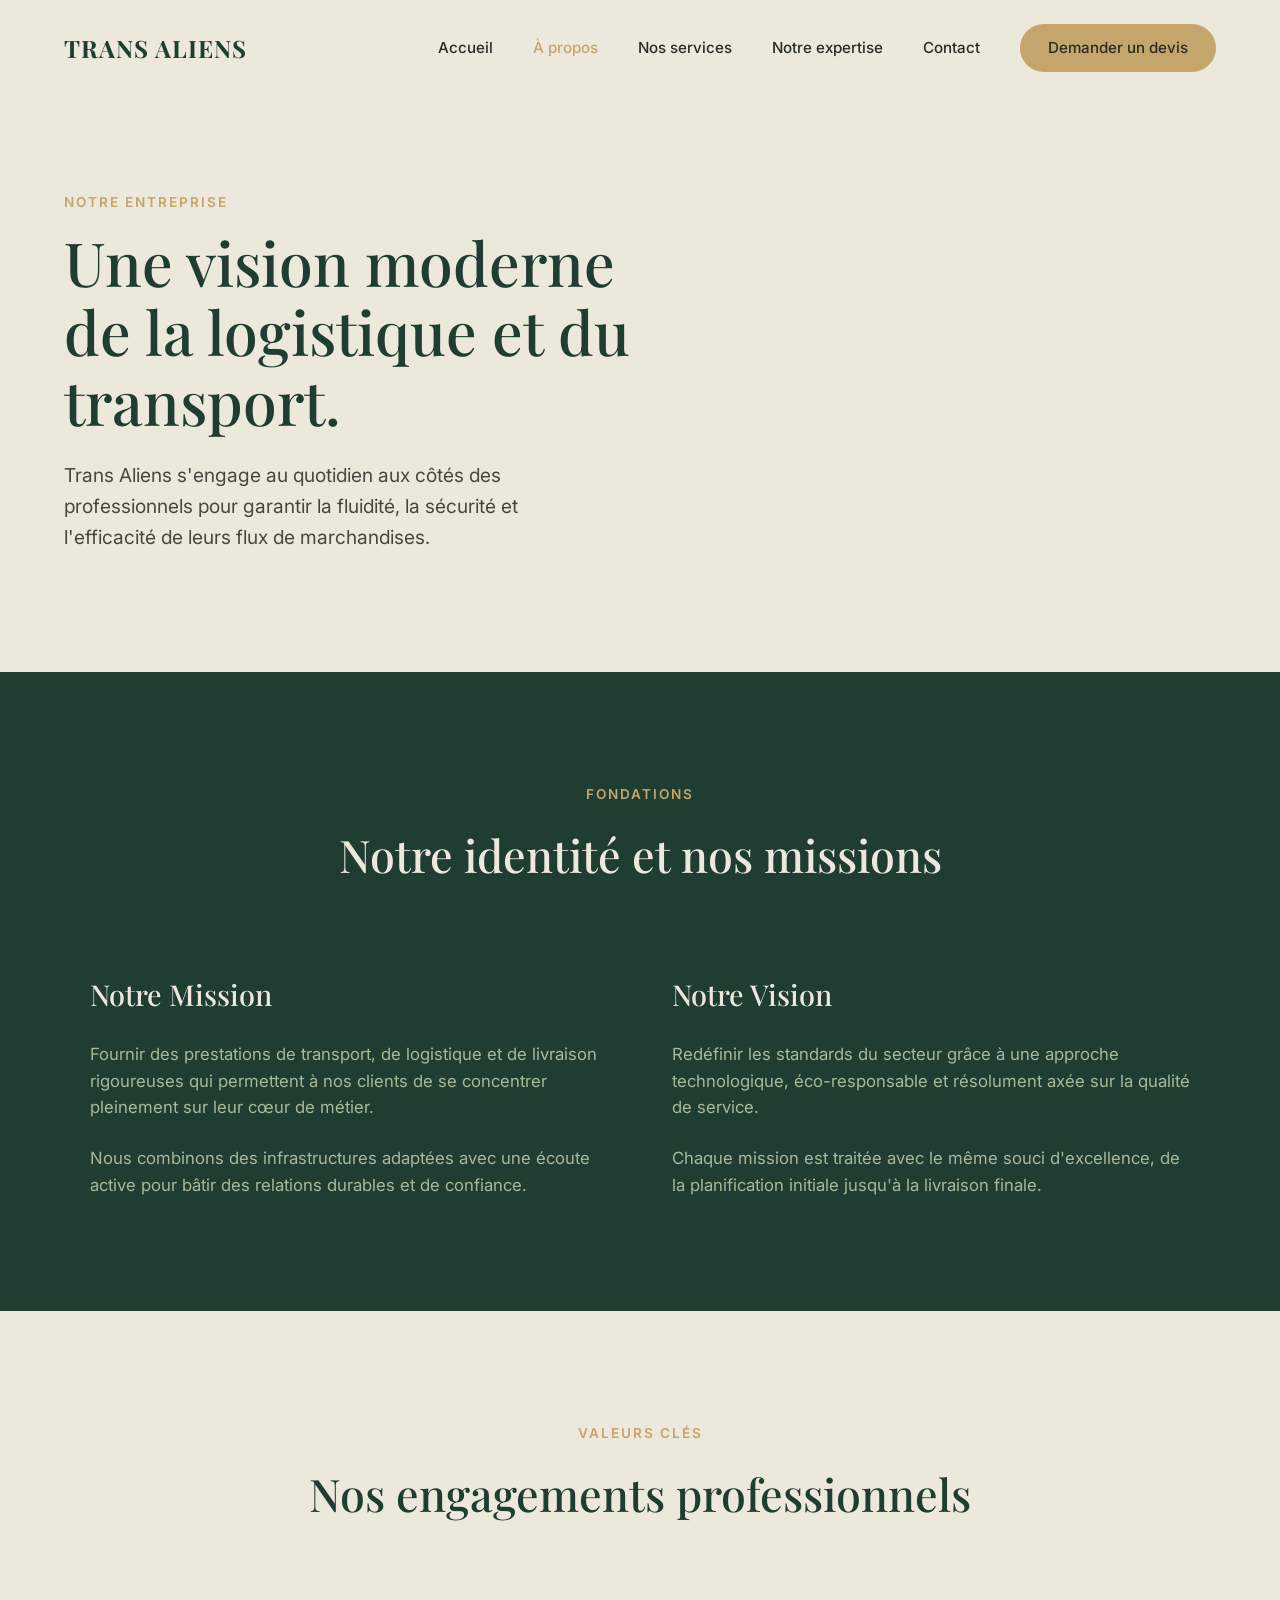
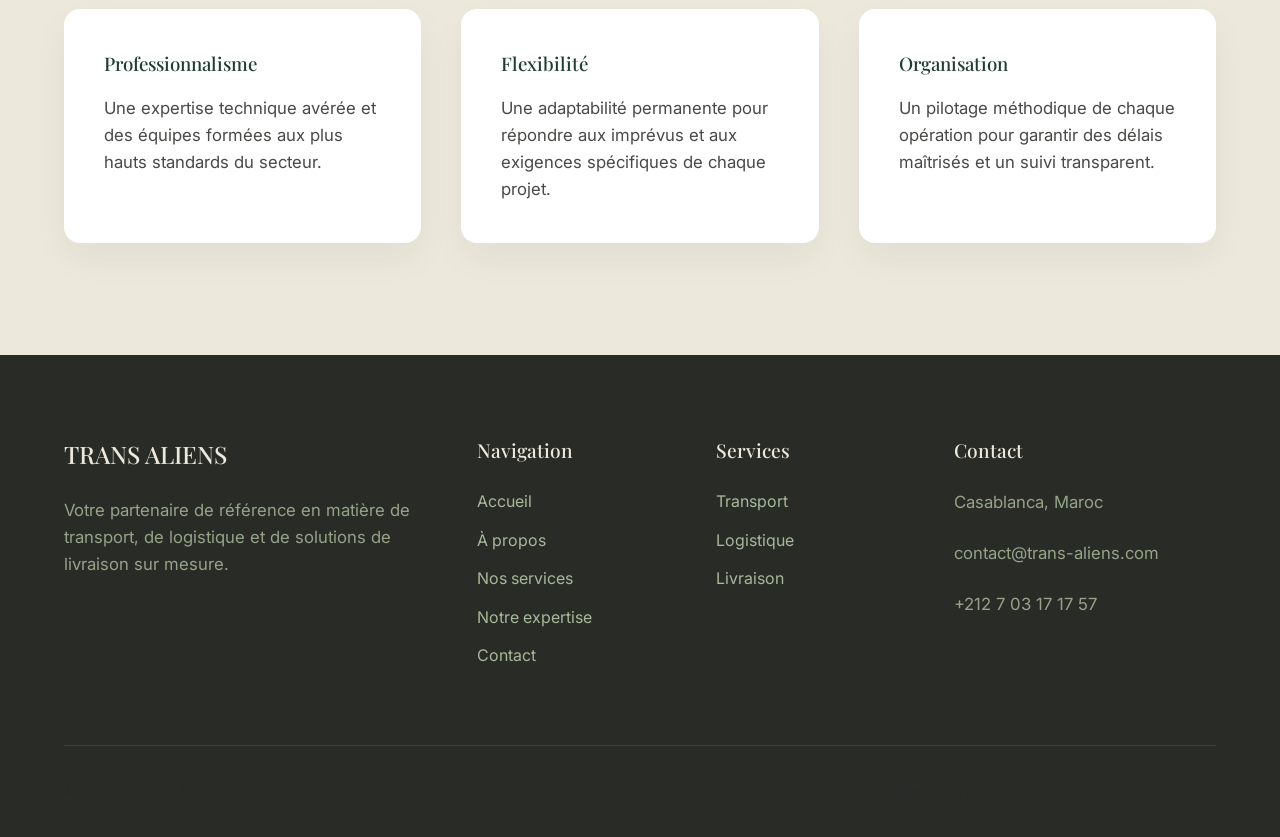
<file: about.html>
<!DOCTYPE html>
<html lang="fr">
<head>
    <meta charset="UTF-8">
    <meta name="viewport" content="width=device-width, initial-scale=1.0">
    <title>À propos | Trans Aliens</title>
    <meta name="description" content="Découvrez l'identité, la mission, la vision et les valeurs fondamentales de Trans Aliens dans le secteur du transport et de la logistique.">
    <link rel="preconnect" href="https://fonts.googleapis.com">
    <link rel="preconnect" href="https://fonts.gstatic.com" crossorigin>
    <link href="https://fonts.googleapis.com/css2?family=Inter:wght@400;500;600&family=Playfair+Display:wght@500;600;700&display=swap" rel="stylesheet">
    <link rel="stylesheet" href="css/style.css">
</head>
<body>

    <header id="header">
        <a href="index.html" class="logo">TRANS ALIENS</a>
        <ul class="nav-links" id="navLinks">
            <li><a href="index.html">Accueil</a></li>
            <li><a href="about.html" class="active">À propos</a></li>
            <li><a href="services.html">Nos services</a></li>
            <li><a href="expertise.html">Notre expertise</a></li>
            <li><a href="contact.html">Contact</a></li>
            <li><a href="contact.html" class="btn-primary">Demander un devis</a></li>
        </ul>
        <div class="menu-toggle" id="menuToggle">&#9776;</div>
    </header>

    <section class="hero" style="min-height: 60vh; padding-top: 12rem;">
        <div class="hero-content" style="max-width: 800px;">
            <span class="section-tag">NOTRE ENTREPRISE</span>
            <h1>Une vision moderne de la logistique et du transport.</h1>
            <p>Trans Aliens s'engage au quotidien aux côtés des professionnels pour garantir la fluidité, la sécurité et l'efficacité de leurs flux de marchandises.</p>
        </div>
    </section>

    <section class="bg-forest">
        <div class="section-header">
            <span class="section-tag" style="color: var(--gold-beige);">FONDATIONS</span>
            <h2>Notre identité et nos missions</h2>
        </div>
        <div style="display: grid; grid-template-columns: repeat(2, 1fr); gap: 4rem; max-width: 1100px; margin: 0 auto;">
            <div>
                <h3 style="font-size: 1.8rem; margin-bottom: 1.5rem; color: var(--cream);">Notre Mission</h3>
                <p style="margin-bottom: 1.5rem;">Fournir des prestations de transport, de logistique et de livraison rigoureuses qui permettent à nos clients de se concentrer pleinement sur leur cœur de métier.</p>
                <p>Nous combinons des infrastructures adaptées avec une écoute active pour bâtir des relations durables et de confiance.</p>
            </div>
            <div>
                <h3 style="font-size: 1.8rem; margin-bottom: 1.5rem; color: var(--cream);">Notre Vision</h3>
                <p style="margin-bottom: 1.5rem;">Redéfinir les standards du secteur grâce à une approche technologique, éco-responsable et résolument axée sur la qualité de service.</p>
                <p>Chaque mission est traitée avec le même souci d'excellence, de la planification initiale jusqu'à la livraison finale.</p>
            </div>
        </div>
    </section>

    <section>
        <div class="section-header">
            <span class="section-tag">VALEURS CLÉS</span>
            <h2>Nos engagements professionnels</h2>
        </div>
        <div class="services-grid">
            <div class="service-card" style="padding: 2.5rem;">
                <h3 style="color: var(--forest-green); margin-bottom: 1rem;">Professionnalisme</h3>
                <p>Une expertise technique avérée et des équipes formées aux plus hauts standards du secteur.</p>
            </div>
            <div class="service-card" style="padding: 2.5rem;">
                <h3 style="color: var(--forest-green); margin-bottom: 1rem;">Flexibilité</h3>
                <p>Une adaptabilité permanente pour répondre aux imprévus et aux exigences spécifiques de chaque projet.</p>
            </div>
            <div class="service-card" style="padding: 2.5rem;">
                <h3 style="color: var(--forest-green); margin-bottom: 1rem;">Organisation</h3>
                <p>Un pilotage méthodique de chaque opération pour garantir des délais maîtrisés et un suivi transparent.</p>
            </div>
        </div>
    </section>

    <footer>
        <div class="footer-grid">
            <div class="footer-col">
                <h4 style="font-family: 'Playfair Display', serif; font-size: 1.5rem; color: var(--cream);">TRANS ALIENS</h4>
                <p>Votre partenaire de référence en matière de transport, de logistique et de solutions de livraison sur mesure.</p>
            </div>
            <div class="footer-col">
                <h4>Navigation</h4>
                <ul>
                    <li><a href="index.html">Accueil</a></li>
                    <li><a href="about.html">À propos</a></li>
                    <li><a href="services.html">Nos services</a></li>
                    <li><a href="expertise.html">Notre expertise</a></li>
                    <li><a href="contact.html">Contact</a></li>
                </ul>
            </div>
            <div class="footer-col">
                <h4>Services</h4>
                <ul>
                    <li><a href="services.html#transport">Transport</a></li>
                    <li><a href="services.html#logistique">Logistique</a></li>
                    <li><a href="services.html#livraison">Livraison</a></li>
                </ul>
            </div>
            <div class="footer-col">
                <h4>Contact</h4>
                <p>Casablanca, Maroc</p>
                <p>contact@trans-aliens.com</p>
                <p>+212 7 03 17 17 57</p>
            </div>
        </div>
        <div class="footer-bottom">
            <p>&copy; 2026 Trans Aliens. Tous droits réservés.</p>
            <p>Design haut de gamme & contemporain.</p>
        </div>
    </footer>

    <script src="js/script.js"></script>
</body>
</html>
</file>
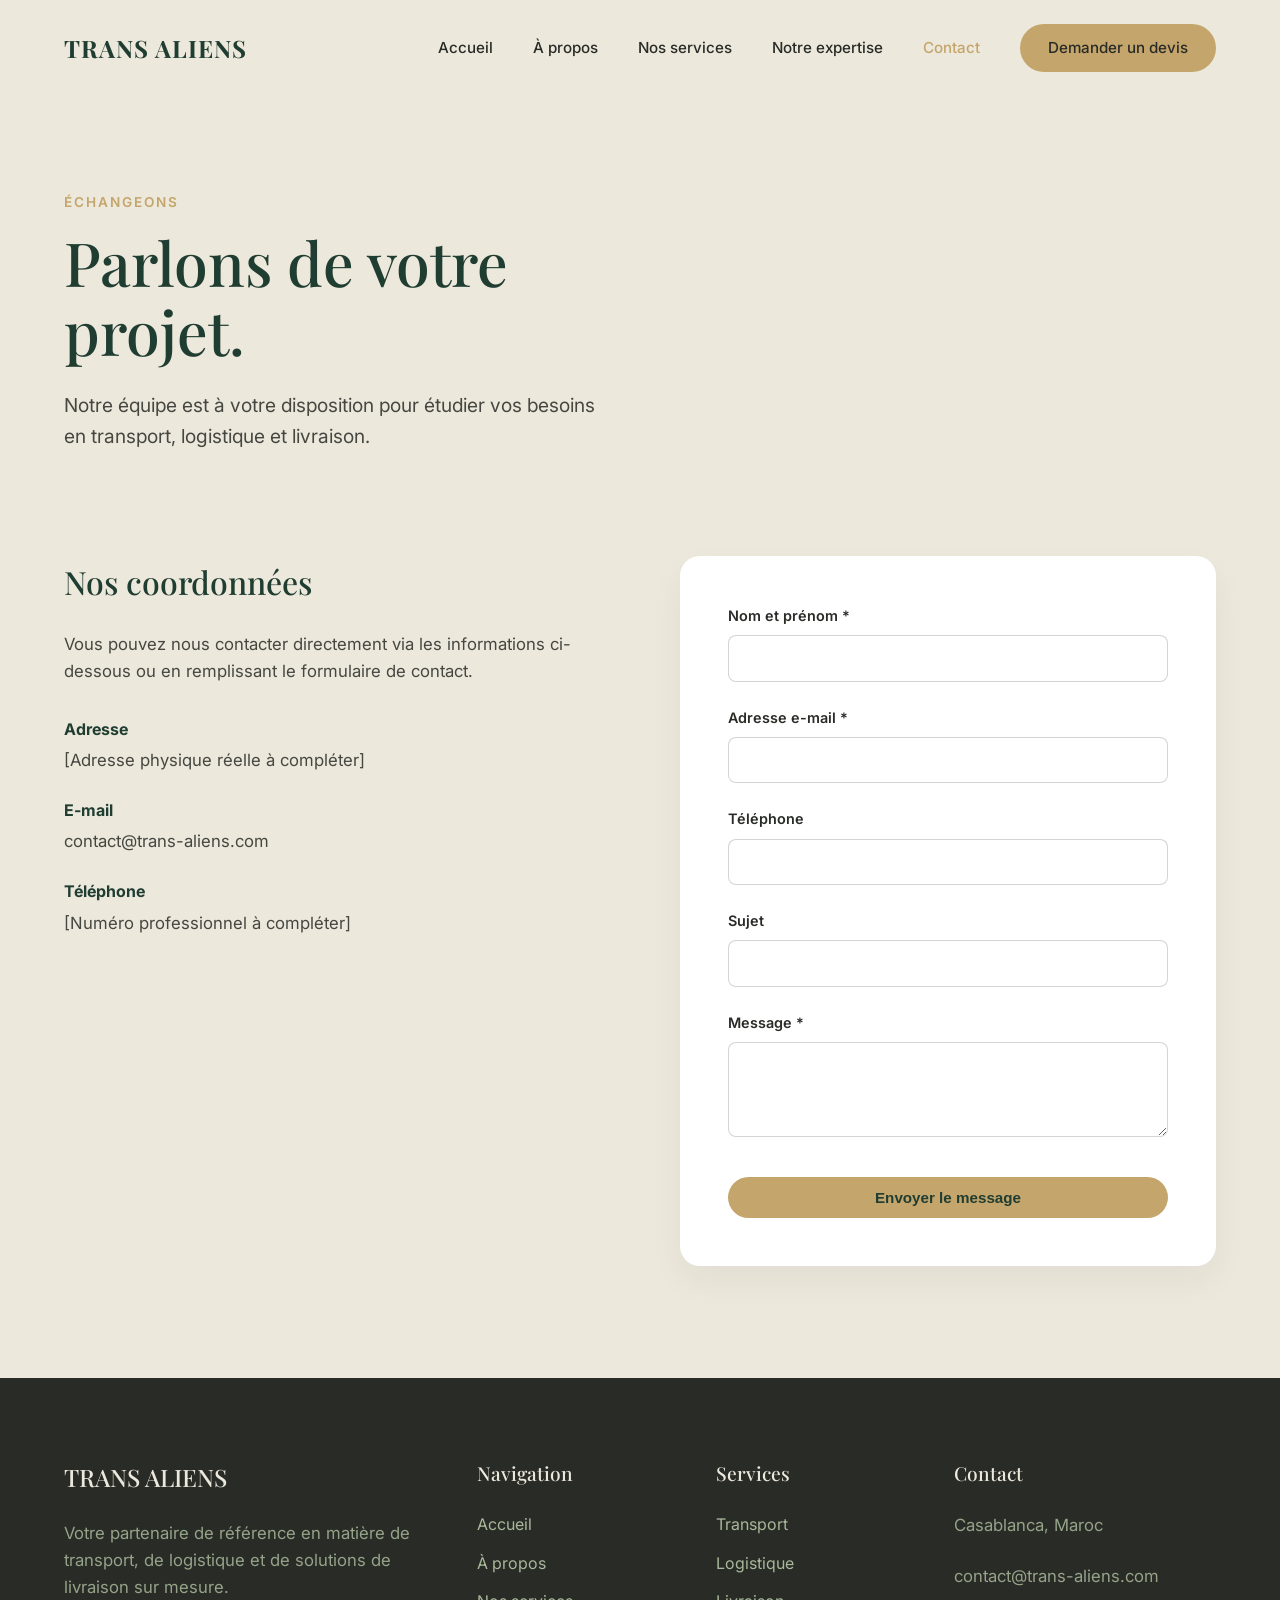
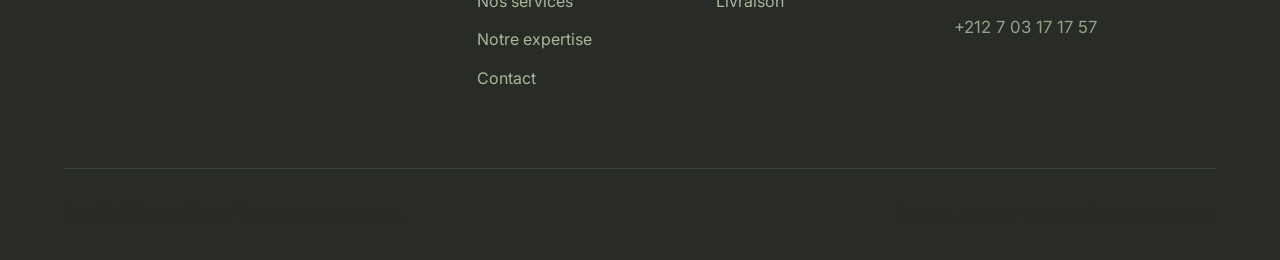
<file: contact.html>
<!DOCTYPE html>
<html lang="fr">
<head>
    <meta charset="UTF-8">
    <meta name="viewport" content="width=device-width, initial-scale=1.0">
    <title>Contact | Trans Aliens</title>
    <meta name="description" content="Contactez l'équipe Trans Aliens pour vos projets de transport, de logistique et de livraison. Demandez votre devis en ligne.">
    <link rel="preconnect" href="https://fonts.googleapis.com">
    <link rel="preconnect" href="https://fonts.gstatic.com" crossorigin>
    <link href="https://fonts.googleapis.com/css2?family=Inter:wght@400;500;600&family=Playfair+Display:wght@500;600;700&display=swap" rel="stylesheet">
    <link rel="stylesheet" href="css/style.css">
</head>
<body>

    <header id="header">
        <a href="index.html" class="logo">TRANS ALIENS</a>
        <ul class="nav-links" id="navLinks">
            <li><a href="index.html">Accueil</a></li>
            <li><a href="about.html">À propos</a></li>
            <li><a href="services.html">Nos services</a></li>
            <li><a href="expertise.html">Notre expertise</a></li>
            <li><a href="contact.html" class="active">Contact</a></li>
            <li><a href="contact.html" class="btn-primary">Demander un devis</a></li>
        </ul>
        <div class="menu-toggle" id="menuToggle">&#9776;</div>
    </header>

    <section class="hero" style="min-height: 40vh; padding-top: 12rem; padding-bottom: 2rem;">
        <div class="hero-content" style="max-width: 800px;">
            <span class="section-tag">ÉCHANGEONS</span>
            <h1>Parlons de votre projet.</h1>
            <p>Notre équipe est à votre disposition pour étudier vos besoins en transport, logistique et livraison.</p>
        </div>
    </section>

    <section style="padding-top: 2rem;">
        <div style="display: grid; grid-template-columns: 1fr 1fr; gap: 5rem; max-width: 1200px; margin: 0 auto; align-items: start;">
            
            <div>
                <h2 style="font-size: 2rem; margin-bottom: 1.5rem;">Nos coordonnées</h2>
                <p style="margin-bottom: 2rem;">Vous pouvez nous contacter directement via les informations ci-dessous ou en remplissant le formulaire de contact.</p>
                
                <div style="margin-bottom: 1.5rem;">
                    <strong style="color: var(--forest-green); display: block; margin-bottom: 0.3rem;">Adresse</strong>
                    <p>[Adresse physique réelle à compléter]</p>
                </div>
                <div style="margin-bottom: 1.5rem;">
                    <strong style="color: var(--forest-green); display: block; margin-bottom: 0.3rem;">E-mail</strong>
                    <p>contact@trans-aliens.com</p>
                </div>
                <div style="margin-bottom: 1.5rem;">
                    <strong style="color: var(--forest-green); display: block; margin-bottom: 0.3rem;">Téléphone</strong>
                    <p>[Numéro professionnel à compléter]</p>
                </div>
            </div>

            <div style="background: var(--white); padding: 3rem; border-radius: 20px; box-shadow: 0 15px 35px rgba(41, 43, 39, 0.05);">
                <form id="contactForm">
                    <div style="margin-bottom: 1.5rem;">
                        <label for="name" style="display: block; font-weight: 600; margin-bottom: 0.5rem; font-size: 0.9rem;">Nom et prénom *</label>
                        <input type="text" id="name" style="width: 100%; padding: 0.9rem; border: 1px solid rgba(41, 43, 39, 0.2); border-radius: 8px; font-family: inherit;" required>
                    </div>
                    <div style="margin-bottom: 1.5rem;">
                        <label for="email" style="display: block; font-weight: 600; margin-bottom: 0.5rem; font-size: 0.9rem;">Adresse e-mail *</label>
                        <input type="email" id="email" style="width: 100%; padding: 0.9rem; border: 1px solid rgba(41, 43, 39, 0.2); border-radius: 8px; font-family: inherit;" required>
                    </div>
                    <div style="margin-bottom: 1.5rem;">
                        <label for="phone" style="display: block; font-weight: 600; margin-bottom: 0.5rem; font-size: 0.9rem;">Téléphone</label>
                        <input type="tel" id="phone" style="width: 100%; padding: 0.9rem; border: 1px solid rgba(41, 43, 39, 0.2); border-radius: 8px; font-family: inherit;">
                    </div>
                    <div style="margin-bottom: 1.5rem;">
                        <label for="subject" style="display: block; font-weight: 600; margin-bottom: 0.5rem; font-size: 0.9rem;">Sujet</label>
                        <input type="text" id="subject" style="width: 100%; padding: 0.9rem; border: 1px solid rgba(41, 43, 39, 0.2); border-radius: 8px; font-family: inherit;">
                    </div>
                    <div style="margin-bottom: 2rem;">
                        <label for="message" style="display: block; font-weight: 600; margin-bottom: 0.5rem; font-size: 0.9rem;">Message *</label>
                        <textarea id="message" rows="4" style="width: 100%; padding: 0.9rem; border: 1px solid rgba(41, 43, 39, 0.2); border-radius: 8px; font-family: inherit;" required></textarea>
                    </div>
                    <button type="submit" class="btn-primary" style="width: 100%; text-align: center;">Envoyer le message</button>
                </form>
            </div>

        </div>
    </section>

    <footer>
        <div class="footer-grid">
            <div class="footer-col">
                <h4 style="font-family: 'Playfair Display', serif; font-size: 1.5rem; color: var(--cream);">TRANS ALIENS</h4>
                <p>Votre partenaire de référence en matière de transport, de logistique et de solutions de livraison sur mesure.</p>
            </div>
            <div class="footer-col">
                <h4>Navigation</h4>
                <ul>
                    <li><a href="index.html">Accueil</a></li>
                    <li><a href="about.html">À propos</a></li>
                    <li><a href="services.html">Nos services</a></li>
                    <li><a href="expertise.html">Notre expertise</a></li>
                    <li><a href="contact.html">Contact</a></li>
                </ul>
            </div>
            <div class="footer-col">
                <h4>Services</h4>
                <ul>
                    <li><a href="services.html#transport">Transport</a></li>
                    <li><a href="services.html#logistique">Logistique</a></li>
                    <li><a href="services.html#livraison">Livraison</a></li>
                </ul>
            </div>
            <div class="footer-col">
                <h4>Contact</h4>
                <p>Casablanca, Maroc</p>
                <p>contact@trans-aliens.com</p>
                <p>+212 7 03 17 17 57</p>
            </div>
        </div>
        <div class="footer-bottom">
            <p>&copy; 2026 Trans Aliens. Tous droits réservés.</p>
            <p>Design haut de gamme & contemporain.</p>
        </div>
    </footer>

    <script src="js/script.js"></script>
</body>
</html>
</file>
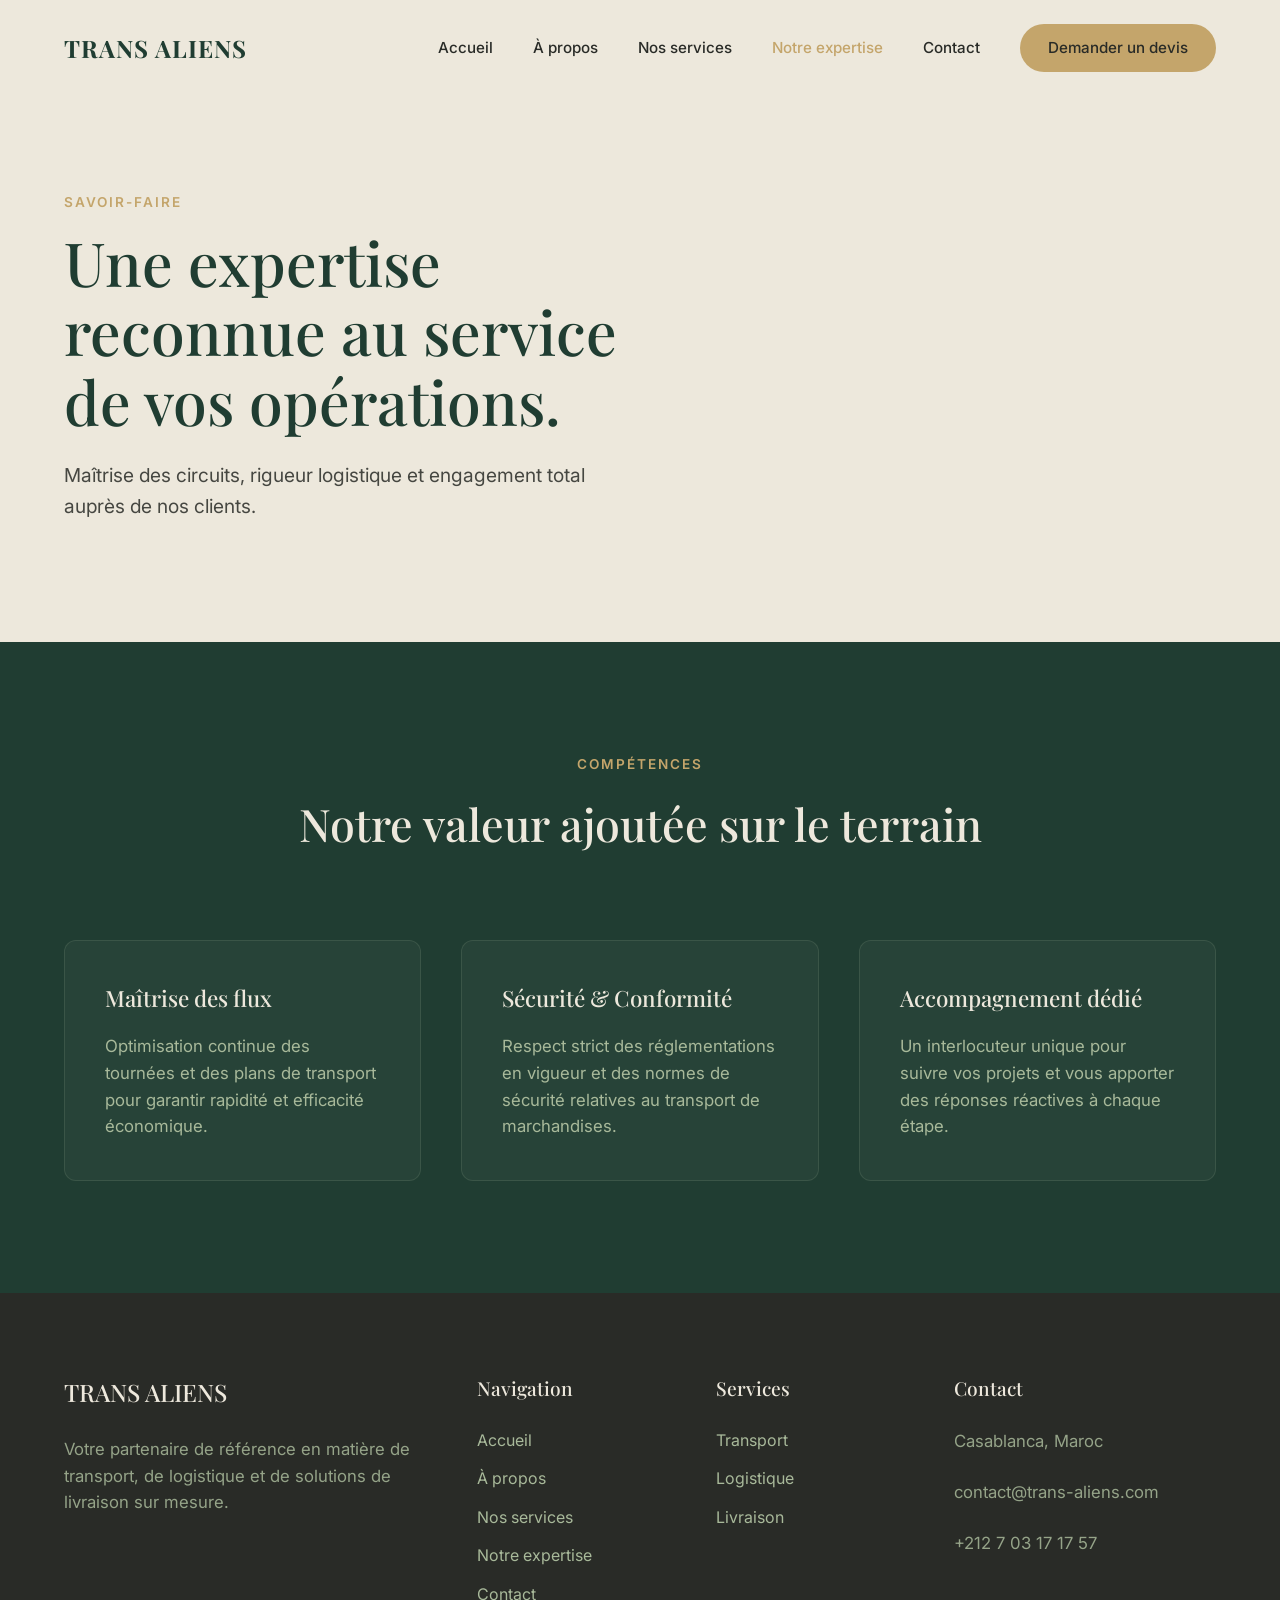
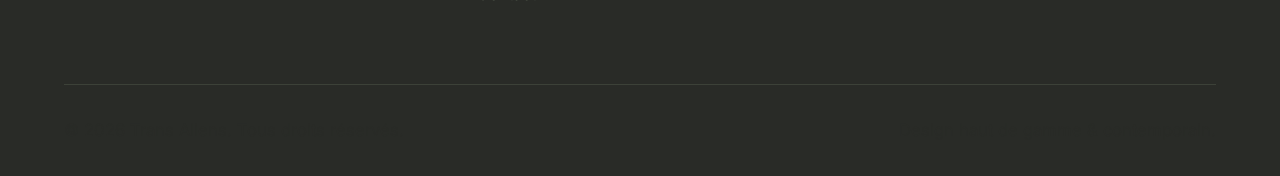
<file: expertise.html>
<!DOCTYPE html>
<html lang="fr">
<head>
    <meta charset="UTF-8">
    <meta name="viewport" content="width=device-width, initial-scale=1.0">
    <title>Notre Expertise | Trans Aliens</title>
    <meta name="description" content="Découvrez le savoir-faire, l'organisation et les compétences clés de Trans Aliens dans la gestion des flux complexes.">
    <link rel="preconnect" href="https://fonts.googleapis.com">
    <link rel="preconnect" href="https://fonts.gstatic.com" crossorigin>
    <link href="https://fonts.googleapis.com/css2?family=Inter:wght@400;500;600&family=Playfair+Display:wght@500;600;700&display=swap" rel="stylesheet">
    <link rel="stylesheet" href="css/style.css">
</head>
<body>

    <header id="header">
        <a href="index.html" class="logo">TRANS ALIENS</a>
        <ul class="nav-links" id="navLinks">
            <li><a href="index.html">Accueil</a></li>
            <li><a href="about.html">À propos</a></li>
            <li><a href="services.html">Nos services</a></li>
            <li><a href="expertise.html" class="active">Notre expertise</a></li>
            <li><a href="contact.html">Contact</a></li>
            <li><a href="contact.html" class="btn-primary">Demander un devis</a></li>
        </ul>
        <div class="menu-toggle" id="menuToggle">&#9776;</div>
    </header>

    <section class="hero" style="min-height: 50vh; padding-top: 12rem;">
        <div class="hero-content" style="max-width: 800px;">
            <span class="section-tag">SAVOIR-FAIRE</span>
            <h1>Une expertise reconnue au service de vos opérations.</h1>
            <p>Maîtrise des circuits, rigueur logistique et engagement total auprès de nos clients.</p>
        </div>
    </section>

    <section class="bg-forest">
        <div class="section-header">
            <span class="section-tag" style="color: var(--gold-beige);">COMPÉTENCES</span>
            <h2>Notre valeur ajoutée sur le terrain</h2>
        </div>
        <div style="display: grid; grid-template-columns: repeat(3, 1fr); gap: 2.5rem;">
            <div style="background: rgba(255,255,255,0.03); padding: 2.5rem; border-radius: 12px; border: 1px solid rgba(168,185,154,0.15);">
                <h3 style="color: var(--cream); margin-bottom: 1rem; font-size: 1.4rem;">Maîtrise des flux</h3>
                <p style="color: var(--sage-green);">Optimisation continue des tournées et des plans de transport pour garantir rapidité et efficacité économique.</p>
            </div>
            <div style="background: rgba(255,255,255,0.03); padding: 2.5rem; border-radius: 12px; border: 1px solid rgba(168,185,154,0.15);">
                <h3 style="color: var(--cream); margin-bottom: 1rem; font-size: 1.4rem;">Sécurité & Conformité</h3>
                <p style="color: var(--sage-green);">Respect strict des réglementations en vigueur et des normes de sécurité relatives au transport de marchandises.</p>
            </div>
            <div style="background: rgba(255,255,255,0.03); padding: 2.5rem; border-radius: 12px; border: 1px solid rgba(168,185,154,0.15);">
                <h3 style="color: var(--cream); margin-bottom: 1rem; font-size: 1.4rem;">Accompagnement dédié</h3>
                <p style="color: var(--sage-green);">Un interlocuteur unique pour suivre vos projets et vous apporter des réponses réactives à chaque étape.</p>
            </div>
        </div>
    </section>

    <footer>
        <div class="footer-grid">
            <div class="footer-col">
                <h4 style="font-family: 'Playfair Display', serif; font-size: 1.5rem; color: var(--cream);">TRANS ALIENS</h4>
                <p>Votre partenaire de référence en matière de transport, de logistique et de solutions de livraison sur mesure.</p>
            </div>
            <div class="footer-col">
                <h4>Navigation</h4>
                <ul>
                    <li><a href="index.html">Accueil</a></li>
                    <li><a href="about.html">À propos</a></li>
                    <li><a href="services.html">Nos services</a></li>
                    <li><a href="expertise.html">Notre expertise</a></li>
                    <li><a href="contact.html">Contact</a></li>
                </ul>
            </div>
            <div class="footer-col">
                <h4>Services</h4>
                <ul>
                    <li><a href="services.html#transport">Transport</a></li>
                    <li><a href="services.html#logistique">Logistique</a></li>
                    <li><a href="services.html#livraison">Livraison</a></li>
                </ul>
            </div>
            <div class="footer-col">
                <h4>Contact</h4>
                <p>Casablanca, Maroc</p>
                <p>contact@trans-aliens.com</p>
                <p>+212 7 03 17 17 57</p>
            </div>
        </div>
        <div class="footer-bottom">
            <p>&copy; 2026 Trans Aliens. Tous droits réservés.</p>
            <p>Design haut de gamme & contemporain.</p>
        </div>
    </footer>

    <script src="js/script.js"></script>
</body>
</html>
</file>
<file: css/style.css>
:root {
    --forest-green: #203D32;
    --sage-green: #A8B99A;
    --cream: #EDE8DC;
    --gold-beige: #C4A56B;
    --charcoal: #292B27;
    --white: #FFFFFF;
    --transition: all 0.4s cubic-bezier(0.16, 1, 0.3, 1);
}

* {
    margin: 0;
    padding: 0;
    box-sizing: border-box;
}

html {
    scroll-behavior: smooth;
    font-family: 'Inter', -apple-system, BlinkMacSystemFont, "Segoe UI", Roboto, sans-serif;
    background-color: var(--cream);
    color: var(--charcoal);
}

body {
    line-height: 1.6;
    overflow-x: hidden;
}

h1, h2, h3, h4 {
    font-family: 'Playfair Display', Georgia, serif;
    font-weight: 500;
    color: var(--forest-green);
}

p {
    color: var(--charcoal);
    font-size: 1.05rem;
    opacity: 0.85;
}

.section-tag {
    font-size: 0.85rem;
    text-transform: uppercase;
    letter-spacing: 2px;
    color: var(--gold-beige);
    font-weight: 600;
    margin-bottom: 0.8rem;
    display: block;
}

header {
    position: fixed;
    top: 0;
    left: 0;
    width: 100%;
    z-index: 1000;
    padding: 1.5rem 5%;
    display: flex;
    justify-content: space-between;
    align-items: center;
    background: transparent;
    transition: var(--transition);
}

header.scrolled {
    background: var(--forest-green);
    padding: 1rem 5%;
    box-shadow: 0 10px 30px rgba(32, 61, 50, 0.15);
}

.logo {
    font-family: 'Playfair Display', serif;
    font-size: 1.5rem;
    font-weight: 700;
    color: var(--forest-green);
    text-decoration: none;
    letter-spacing: 1px;
    transition: var(--transition);
}

header.scrolled .logo {
    color: var(--cream);
}

.nav-links {
    display: flex;
    list-style: none;
    gap: 2.5rem;
    align-items: center;
}

.nav-links a {
    text-decoration: none;
    color: var(--charcoal);
    font-weight: 500;
    font-size: 0.95rem;
    transition: var(--transition);
}

header.scrolled .nav-links a {
    color: var(--cream);
}

.nav-links a:hover, .nav-links a.active {
    color: var(--gold-beige);
}

.btn-primary {
    background-color: var(--gold-beige);
    color: var(--forest-green);
    padding: 0.75rem 1.75rem;
    border-radius: 50px;
    text-decoration: none;
    font-weight: 600;
    font-size: 0.95rem;
    transition: var(--transition);
    display: inline-block;
    border: none;
    cursor: pointer;
}

.btn-primary:hover {
    background-color: var(--forest-green);
    color: var(--cream);
    transform: translateY(-2px);
}

.btn-outline {
    background-color: transparent;
    color: var(--forest-green);
    border: 1px solid var(--forest-green);
    padding: 0.75rem 1.75rem;
    border-radius: 50px;
    text-decoration: none;
    font-weight: 600;
    font-size: 0.95rem;
    transition: var(--transition);
    display: inline-block;
}

header.scrolled .btn-outline {
    color: var(--cream);
    border-color: var(--cream);
}

.btn-outline:hover {
    background-color: var(--gold-beige);
    color: var(--forest-green);
    border-color: var(--gold-beige);
}

.menu-toggle {
    display: none;
    cursor: pointer;
    font-size: 1.5rem;
    color: var(--forest-green);
}

header.scrolled .menu-toggle {
    color: var(--cream);
}

.hero {
    min-height: 100vh;
    padding: 10rem 5% 5rem;
    display: grid;
    grid-template-columns: 1.1fr 0.9fr;
    gap: 4rem;
    align-items: center;
    background-color: var(--cream);
}

.hero-content h1 {
    font-size: 3.8rem;
    line-height: 1.15;
    margin-bottom: 1.5rem;
}

.hero-content p {
    font-size: 1.2rem;
    margin-bottom: 2.5rem;
    max-width: 540px;
}

.hero-buttons {
    display: flex;
    gap: 1.5rem;
    align-items: center;
}

.hero-image-wrapper {
    position: relative;
    height: 520px;
    border-radius: 20px;
    overflow: hidden;
    box-shadow: 20px 20px 0px var(--sage-green);
}

.hero-image-wrapper img {
    width: 100%;
    height: 100%;
    object-fit: cover;
    transition: transform 0.8s ease;
}

.hero-image-wrapper:hover img {
    transform: scale(1.03);
}

section {
    padding: 7rem 5%;
}

.bg-forest {
    background-color: var(--forest-green);
    color: var(--cream);
}

.bg-forest h2, .bg-forest h3 {
    color: var(--cream);
}

.bg-forest p {
    color: var(--sage-green);
    opacity: 1;
}

.section-header {
    text-align: center;
    max-width: 700px;
    margin: 0 auto 5rem auto;
}

.section-header h2 {
    font-size: 2.8rem;
    margin-top: 0.5rem;
}

.services-grid {
    display: grid;
    grid-template-columns: repeat(3, 1fr);
    gap: 2.5rem;
}

.service-card {
    background: var(--white);
    border-radius: 16px;
    overflow: hidden;
    box-shadow: 0 15px 35px rgba(41, 43, 39, 0.05);
    transition: var(--transition);
    display: flex;
    flex-direction: column;
}

.service-card:hover {
    transform: translateY(-8px);
    box-shadow: 0 20px 45px rgba(41, 43, 39, 0.1);
}

.service-img {
    height: 240px;
    overflow: hidden;
}

.service-img img {
    width: 100%;
    height: 100%;
    object-fit: cover;
    transition: transform 0.6s ease;
}

.service-card:hover .service-img img {
    transform: scale(1.05);
}

.service-body {
    padding: 2.5rem;
    display: flex;
    flex-direction: column;
    flex-grow: 1;
}

.service-body h3 {
    font-size: 1.5rem;
    margin-bottom: 1rem;
}

.service-body p {
    margin-bottom: 2rem;
    flex-grow: 1;
}

.card-link {
    font-weight: 600;
    color: var(--forest-green);
    text-decoration: none;
    display: inline-flex;
    align-items: center;
    gap: 0.5rem;
    transition: var(--transition);
}

.card-link:hover {
    color: var(--gold-beige);
    gap: 0.8rem;
}

.approach-grid {
    display: grid;
    grid-template-columns: repeat(4, 1fr);
    gap: 2rem;
}

.approach-step {
    background: rgba(255, 255, 255, 0.03);
    border: 1px solid rgba(168, 185, 154, 0.2);
    padding: 2.5rem 2rem;
    border-radius: 12px;
    position: relative;
    transition: var(--transition);
}

.approach-step:hover {
    background: rgba(255, 255, 255, 0.06);
    border-color: var(--gold-beige);
}

.step-number {
    font-size: 2.5rem;
    font-family: 'Playfair Display', serif;
    color: var(--gold-beige);
    margin-bottom: 1rem;
    display: block;
}

.approach-step h4 {
    font-size: 1.2rem;
    margin-bottom: 0.8rem;
}

.cta-box {
    background: var(--gold-beige);
    border-radius: 24px;
    padding: 5rem 3rem;
    text-align: center;
    color: var(--forest-green);
}

.cta-box h2 {
    color: var(--forest-green);
    font-size: 3rem;
    margin-bottom: 1.5rem;
}

.cta-box p {
    color: var(--forest-green);
    max-width: 600px;
    margin: 0 auto 2.5rem auto;
    font-size: 1.15rem;
}

.cta-box .btn-primary {
    background-color: var(--forest-green);
    color: var(--cream);
}

.cta-box .btn-primary:hover {
    background-color: var(--charcoal);
}

footer {
    background-color: var(--charcoal);
    color: var(--cream);
    padding: 5rem 5% 2rem;
}

.footer-grid {
    display: grid;
    grid-template-columns: 2fr 1fr 1fr 1.5fr;
    gap: 4rem;
    margin-bottom: 4rem;
}

.footer-col h4 {
    color: var(--cream);
    font-size: 1.2rem;
    margin-bottom: 1.5rem;
}

.footer-col p {
    color: var(--sage-green);
    margin-bottom: 1.5rem;
}

.footer-col ul {
    list-style: none;
}

.footer-col ul li {
    margin-bottom: 0.8rem;
}

.footer-col ul a {
    color: var(--sage-green);
    text-decoration: none;
    transition: var(--transition);
}

.footer-col ul a:hover {
    color: var(--gold-beige);
}

.footer-bottom {
    border-top: 1px solid rgba(168, 185, 154, 0.15);
    padding-top: 2rem;
    display: flex;
    justify-content: space-between;
    align-items: center;
    color: var(--sage-green);
    font-size: 0.9rem;
}

@media (max-width: 1024px) {
    .hero {
        grid-template-columns: 1fr;
        padding-top: 8rem;
        gap: 3rem;
    }
    .services-grid {
        grid-template-columns: repeat(2, 1fr);
    }
    .approach-grid {
        grid-template-columns: repeat(2, 1fr);
    }
    .footer-grid {
        grid-template-columns: 1fr 1fr;
        gap: 2.5rem;
    }
}

@media (max-width: 768px) {
    .nav-links {
        position: fixed;
        top: 0;
        right: -100%;
        width: 80%;
        height: 100vh;
        background: var(--forest-green);
        flex-direction: column;
        justify-content: center;
        align-items: center;
        transition: 0.5s ease;
        box-shadow: -10px 0 30px rgba(0,0,0,0.2);
    }
    .nav-links.active {
        right: 0;
    }
    .nav-links a {
        color: var(--cream) !important;
        font-size: 1.2rem;
    }
    .menu-toggle {
        display: block;
        z-index: 1001;
    }
    .hero-content h1 {
        font-size: 2.8rem;
    }
    .services-grid, .approach-grid {
        grid-template-columns: 1fr;
    }
    .footer-grid {
        grid-template-columns: 1fr;
    }
    .footer-bottom {
        flex-direction: column;
        gap: 1rem;
        text-align: center;
    }
}
</file>
